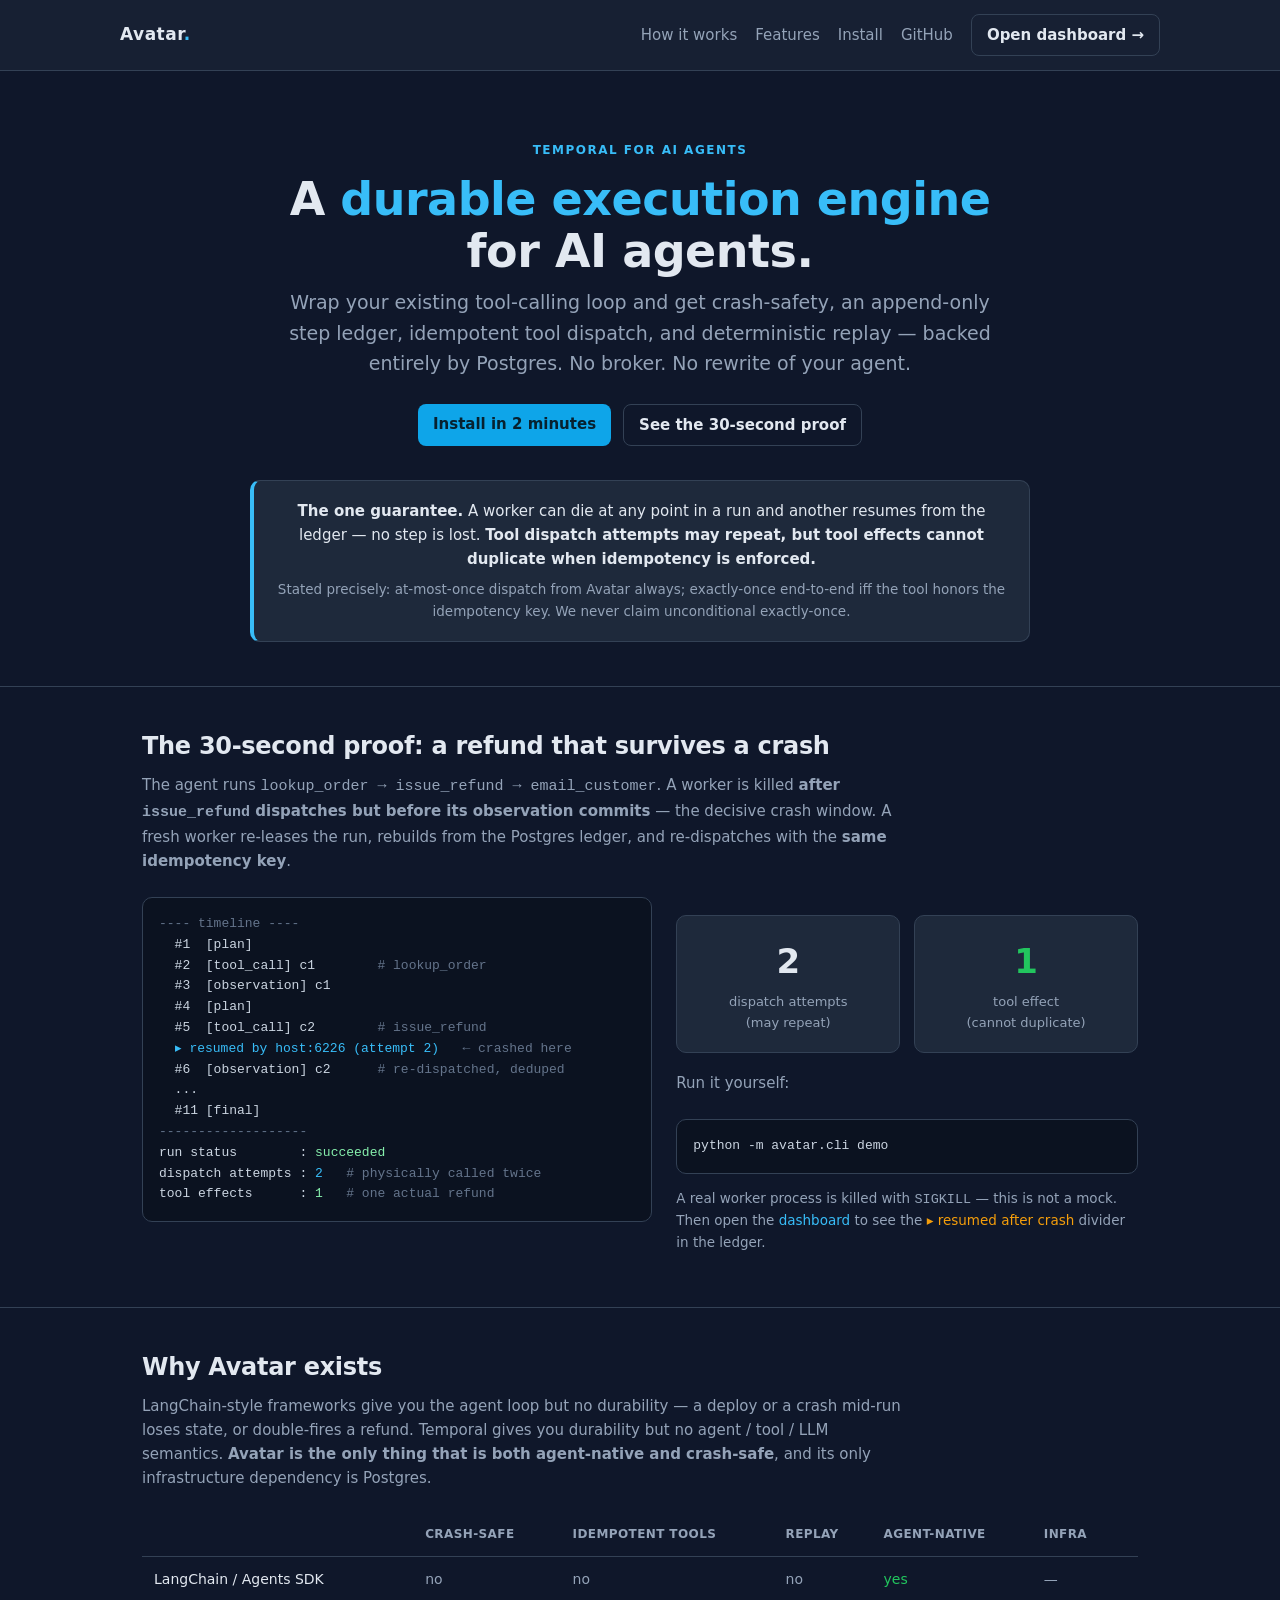
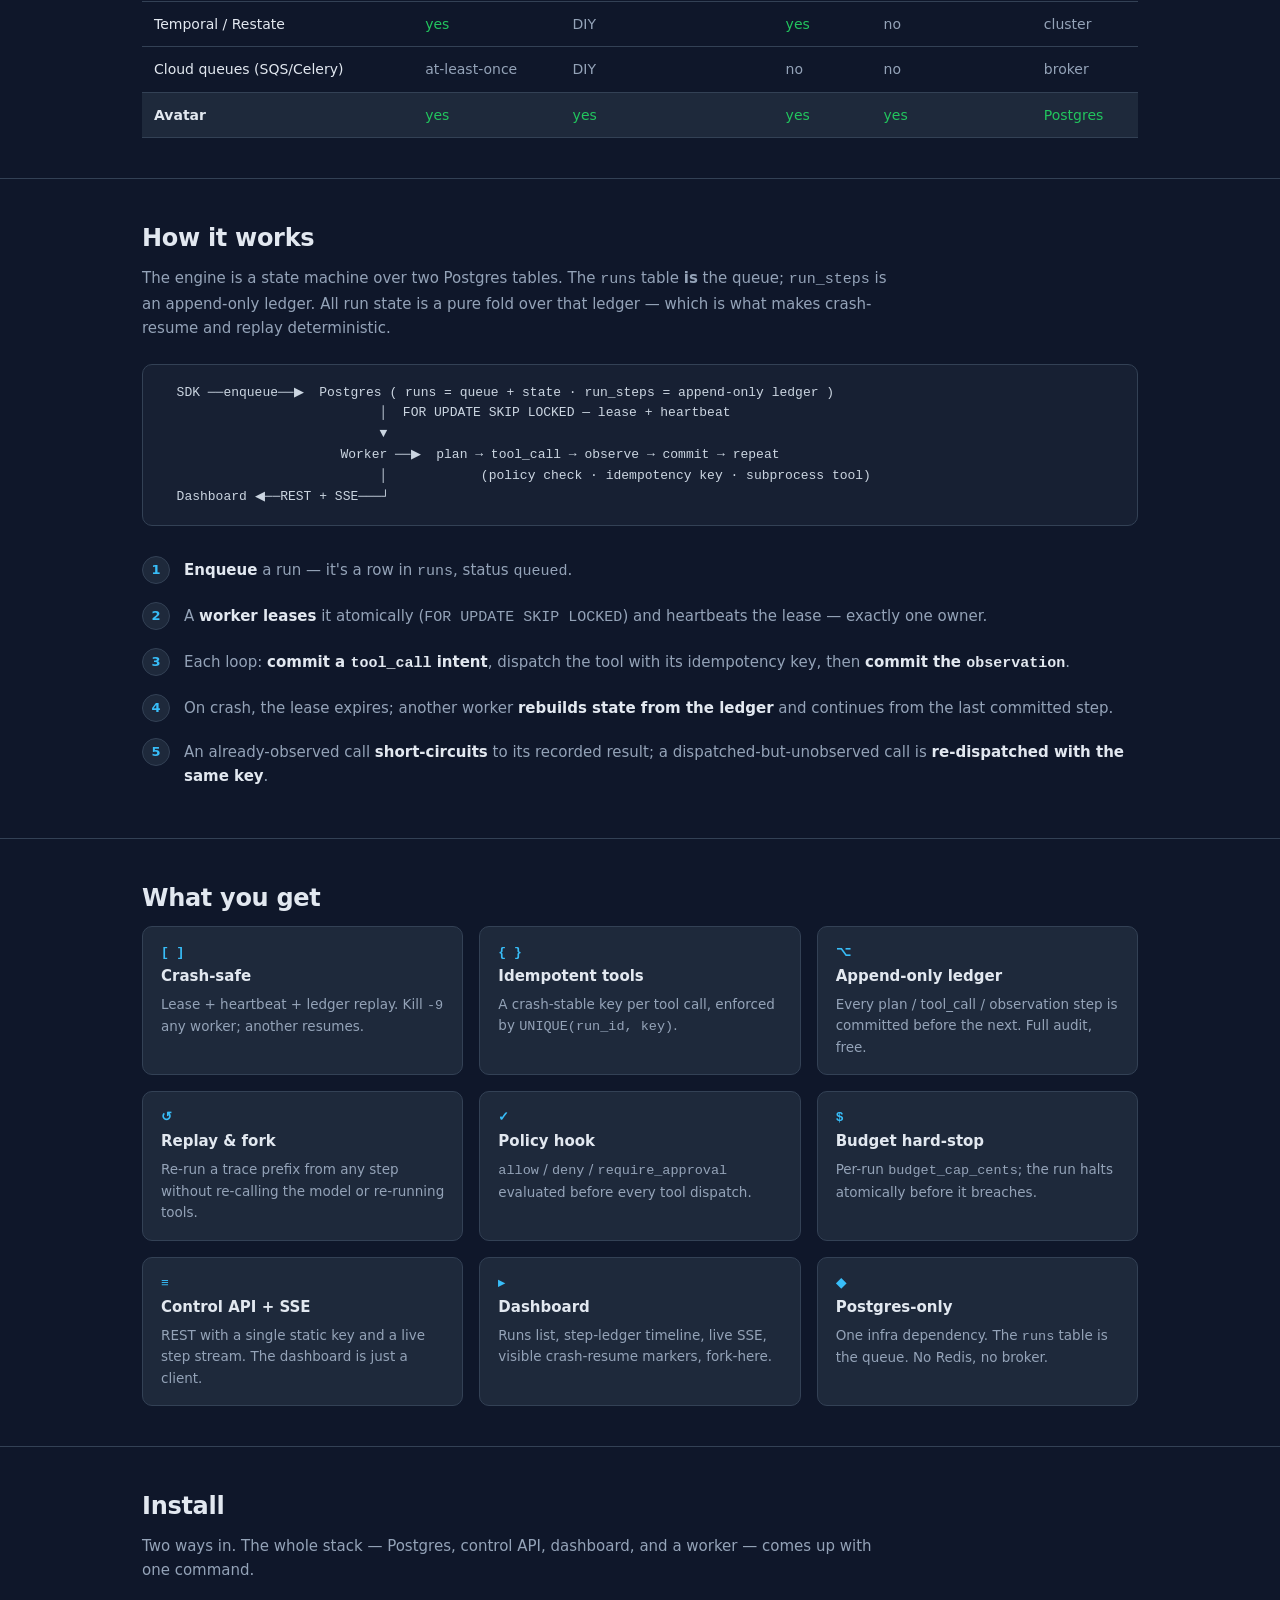
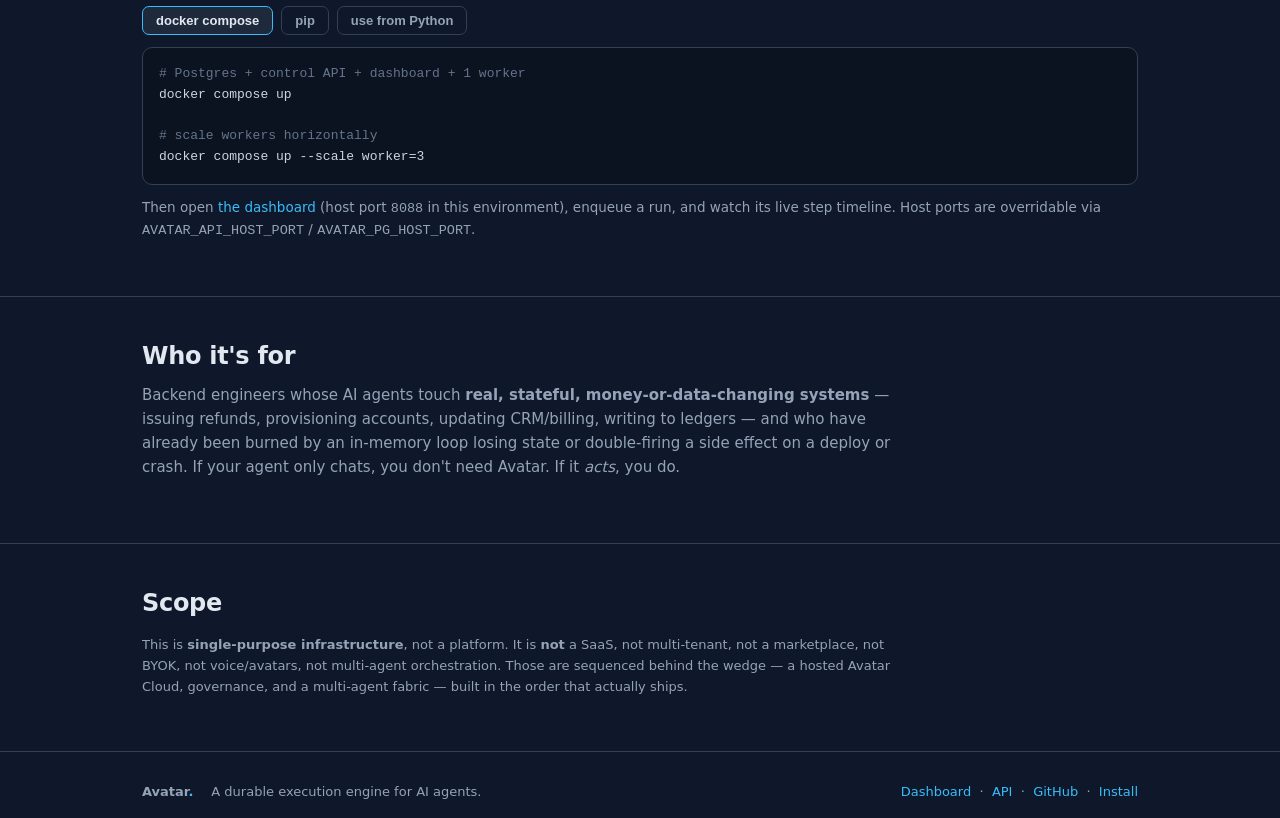
<file: dashboard/landing.html>
<!doctype html>
<html lang="en">
<head>
<meta charset="utf-8" />
<meta name="viewport" content="width=device-width, initial-scale=1" />
<title>Avatar — a durable execution engine for AI agents</title>
<meta name="description" content="Temporal for AI agents. Wrap your tool-calling loop and get crash-safety, an append-only step ledger, idempotent tool dispatch, and replay — backed entirely by Postgres." />
<style>
  :root {
    --bg:#0f172a; --panel:#1e293b; --panel2:#172033; --line:#334155;
    --text:#e2e8f0; --muted:#94a3b8; --accent:#38bdf8; --accent2:#0ea5e9;
    --ok:#22c55e; --warn:#f59e0b; --bad:#ef4444;
    --mono:ui-monospace,SFMono-Regular,Menlo,monospace;
  }
  * { box-sizing:border-box; }
  body { margin:0; background:var(--bg); color:var(--text);
         font:15px/1.6 system-ui,-apple-system,Segoe UI,Roboto,sans-serif; }
  a { color:var(--accent); text-decoration:none; }
  a:hover { text-decoration:underline; }
  code, pre { font-family:var(--mono); }
  .wrap { max-width:1040px; margin:0 auto; padding:0 22px; }

  header { display:flex; align-items:center; gap:18px; padding:14px 22px;
           border-bottom:1px solid var(--line); background:var(--panel2);
           position:sticky; top:0; z-index:10; }
  header .logo { font-weight:700; letter-spacing:.5px; font-size:17px; }
  header .logo span { color:var(--accent); }
  header nav { margin-left:auto; display:flex; gap:18px; align-items:center; }
  header nav a { color:var(--muted); }
  header nav a:hover { color:var(--text); text-decoration:none; }
  .btn { background:var(--accent2); color:#07212f; border:0; padding:8px 15px;
         border-radius:8px; font-weight:700; cursor:pointer; display:inline-block; }
  .btn:hover { filter:brightness(1.08); text-decoration:none; }
  .btn.ghost { background:transparent; border:1px solid var(--line); color:var(--text); }

  .hero { padding:70px 0 44px; text-align:center; }
  .tagline { font-size:12px; letter-spacing:1.5px; text-transform:uppercase;
             color:var(--accent); font-weight:700; }
  .hero h1 { font-size:46px; line-height:1.12; margin:14px 0 10px; font-weight:800;
             letter-spacing:-.5px; }
  .hero h1 .em { color:var(--accent); }
  .hero p.sub { font-size:19px; color:var(--muted); max-width:720px; margin:0 auto 26px; }
  .cta { display:flex; gap:12px; justify-content:center; flex-wrap:wrap; }

  .guarantee { border:1px solid var(--line); border-left:4px solid var(--accent);
               background:var(--panel); border-radius:10px; padding:18px 22px;
               margin:34px auto 0; max-width:780px; }
  .guarantee b { color:var(--text); }
  .guarantee .precise { color:var(--muted); font-size:13.5px; margin-top:8px; }

  section { padding:40px 0; border-top:1px solid var(--line); }
  section h2 { font-size:24px; margin:0 0 8px; font-weight:800; letter-spacing:-.3px; }
  section .lead { color:var(--muted); max-width:760px; margin:0 0 24px; }

  .proof { display:grid; grid-template-columns:1.05fr .95fr; gap:24px; align-items:start; }
  .stats { display:flex; gap:14px; margin:18px 0 0; flex-wrap:wrap; }
  .stat { flex:1; min-width:150px; text-align:center; border:1px solid var(--line);
          border-radius:10px; padding:18px 12px; background:var(--panel); }
  .stat .n { font-size:34px; font-weight:800; }
  .stat.ok .n { color:var(--ok); }
  .stat .cap { color:var(--muted); font-size:13px; margin-top:4px; }

  pre.code { background:#0b1220; border:1px solid var(--line); border-radius:10px;
             padding:16px; overflow:auto; font-size:13px; color:#cbd5e1; margin:0; }
  pre.code .c { color:#64748b; }      /* comment */
  pre.code .k { color:var(--accent); } /* keyword/symbol */
  pre.code .s { color:#86efac; }      /* string-ish */

  .grid { display:grid; grid-template-columns:repeat(3,1fr); gap:16px; }
  .feat { border:1px solid var(--line); border-radius:10px; padding:16px 18px; background:var(--panel); }
  .feat h3 { margin:0 0 6px; font-size:15px; }
  .feat p { margin:0; color:var(--muted); font-size:13.5px; }
  .feat .ic { color:var(--accent); font-family:var(--mono); font-weight:700; font-size:13px; }

  .flow { background:var(--panel2); border:1px solid var(--line); border-radius:10px;
          padding:18px; color:#cbd5e1; font-family:var(--mono); font-size:13px;
          white-space:pre; overflow:auto; }

  .cmp { width:100%; border-collapse:collapse; }
  .cmp th, .cmp td { text-align:left; padding:11px 12px; border-bottom:1px solid var(--line); font-size:14px; }
  .cmp th { color:var(--muted); font-weight:600; font-size:12px; text-transform:uppercase; letter-spacing:.4px; }
  .cmp td.yes { color:var(--ok); } .cmp td.no { color:var(--muted); }
  .cmp tr.me td { background:var(--panel); }
  .cmp tr.me td:first-child { font-weight:700; color:var(--text); }

  .steps { counter-reset:s; padding:0; list-style:none; margin:0; }
  .steps li { counter-increment:s; position:relative; padding:10px 0 10px 42px; color:var(--muted); }
  .steps li::before { content:counter(s); position:absolute; left:0; top:8px;
      width:26px; height:26px; border-radius:50%; background:var(--panel); border:1px solid var(--line);
      color:var(--accent); font-weight:700; display:flex; align-items:center; justify-content:center; font-size:13px; }
  .steps li b { color:var(--text); }

  .install-tabs { display:flex; gap:8px; margin-bottom:12px; }
  .install-tabs button { background:transparent; border:1px solid var(--line); color:var(--muted);
      padding:6px 13px; border-radius:7px; cursor:pointer; font-size:13px; font-weight:600; }
  .install-tabs button.active { background:var(--panel); color:var(--text); border-color:var(--accent); }
  .pane { display:none; } .pane.active { display:block; }

  footer { border-top:1px solid var(--line); padding:30px 0; color:var(--muted); font-size:13px; }
  footer .wrap { display:flex; gap:18px; flex-wrap:wrap; align-items:center; }
  .scope { color:var(--muted); font-size:13px; max-width:780px; }

  @media (max-width:760px){ .proof,.grid{grid-template-columns:1fr;} .hero h1{font-size:34px;} }
</style>
</head>
<body>
<header>
  <div class="wrap" style="display:flex;align-items:center;gap:18px;width:100%;padding:0;">
    <div class="logo">Avatar<span>.</span></div>
    <nav>
      <a href="#how">How it works</a>
      <a href="#features">Features</a>
      <a href="#install">Install</a>
      <a href="https://github.com/Mwaivictor/Avatar">GitHub</a>
      <a class="btn ghost" href="/app">Open dashboard →</a>
    </nav>
  </div>
</header>

<!-- HERO -->
<div class="hero">
  <div class="wrap">
    <div class="tagline">Temporal for AI agents</div>
    <h1>A <span class="em">durable execution engine</span><br/>for AI agents.</h1>
    <p class="sub">Wrap your existing tool-calling loop and get crash-safety, an append-only
      step ledger, idempotent tool dispatch, and deterministic replay — backed entirely by
      Postgres. No broker. No rewrite of your agent.</p>
    <div class="cta">
      <a class="btn" href="#install">Install in 2 minutes</a>
      <a class="btn ghost" href="#proof">See the 30-second proof</a>
    </div>

    <div class="guarantee">
      <b>The one guarantee.</b> A worker can die at any point in a run and another resumes
      from the ledger — no step is lost. <b>Tool dispatch attempts may repeat, but tool
      effects cannot duplicate when idempotency is enforced.</b>
      <div class="precise">Stated precisely: at-most-once dispatch from Avatar always;
        exactly-once end-to-end iff the tool honors the idempotency key. We never claim
        unconditional exactly-once.</div>
    </div>
  </div>
</div>

<!-- PROOF -->
<section id="proof">
  <div class="wrap">
    <h2>The 30-second proof: a refund that survives a crash</h2>
    <p class="lead">The agent runs <code>lookup_order → issue_refund → email_customer</code>.
      A worker is killed <b>after <code>issue_refund</code> dispatches but before its
      observation commits</b> — the decisive crash window. A fresh worker re-leases the run,
      rebuilds from the Postgres ledger, and re-dispatches with the <b>same idempotency key</b>.</p>
    <div class="proof">
      <pre class="code"><span class="c">---- timeline ----</span>
  #1  [plan]
  #2  [tool_call] c1        <span class="c"># lookup_order</span>
  #3  [observation] c1
  #4  [plan]
  #5  [tool_call] c2        <span class="c"># issue_refund</span>
  <span class="k">▸ resumed by host:6226 (attempt 2)</span>   <span class="c">← crashed here</span>
  #6  [observation] c2      <span class="c"># re-dispatched, deduped</span>
  ...
  #11 [final]
<span class="c">-------------------</span>
run status        : <span class="s">succeeded</span>
dispatch attempts : <span class="k">2</span>   <span class="c"># physically called twice</span>
tool effects      : <span class="s">1</span>   <span class="c"># one actual refund</span></pre>
      <div>
        <div class="stats">
          <div class="stat"><div class="n">2</div><div class="cap">dispatch attempts<br/>(may repeat)</div></div>
          <div class="stat ok"><div class="n">1</div><div class="cap">tool effect<br/>(cannot duplicate)</div></div>
        </div>
        <p class="lead" style="margin-top:18px">Run it yourself:</p>
        <pre class="code">python -m avatar.cli demo</pre>
        <p style="color:var(--muted);font-size:13.5px;margin-top:14px;">
          A real worker process is killed with <code>SIGKILL</code> — this is not a mock.
          Then open the <a href="/app">dashboard</a> to see the
          <span style="color:var(--warn)">▸ resumed after crash</span> divider in the ledger.</p>
      </div>
    </div>
  </div>
</section>

<!-- WHY -->
<section id="why">
  <div class="wrap">
    <h2>Why Avatar exists</h2>
    <p class="lead">LangChain-style frameworks give you the agent loop but no durability —
      a deploy or a crash mid-run loses state, or double-fires a refund. Temporal gives you
      durability but no agent / tool / LLM semantics. <b>Avatar is the only thing that is both
      agent-native and crash-safe</b>, and its only infrastructure dependency is Postgres.</p>
    <table class="cmp">
      <thead><tr><th>&nbsp;</th><th>Crash-safe</th><th>Idempotent tools</th><th>Replay</th><th>Agent-native</th><th>Infra</th></tr></thead>
      <tbody>
        <tr><td>LangChain / Agents SDK</td><td class="no">no</td><td class="no">no</td><td class="no">no</td><td class="yes">yes</td><td class="no">—</td></tr>
        <tr><td>Temporal / Restate</td><td class="yes">yes</td><td class="no">DIY</td><td class="yes">yes</td><td class="no">no</td><td class="no">cluster</td></tr>
        <tr><td>Cloud queues (SQS/Celery)</td><td class="no">at-least-once</td><td class="no">DIY</td><td class="no">no</td><td class="no">no</td><td class="no">broker</td></tr>
        <tr class="me"><td>Avatar</td><td class="yes">yes</td><td class="yes">yes</td><td class="yes">yes</td><td class="yes">yes</td><td class="yes">Postgres</td></tr>
      </tbody>
    </table>
  </div>
</section>

<!-- HOW -->
<section id="how">
  <div class="wrap">
    <h2>How it works</h2>
    <p class="lead">The engine is a state machine over two Postgres tables. The
      <code>runs</code> table <b>is</b> the queue; <code>run_steps</code> is an append-only
      ledger. All run state is a pure fold over that ledger — which is what makes crash-resume
      and replay deterministic.</p>
    <div class="flow">  SDK ──enqueue──▶  Postgres ( runs = queue + state · run_steps = append-only ledger )
                            │  FOR UPDATE SKIP LOCKED — lease + heartbeat
                            ▼
                       Worker ──▶  plan → tool_call → observe → commit → repeat
                            │            (policy check · idempotency key · subprocess tool)
  Dashboard ◀──REST + SSE───┘</div>
    <ol class="steps" style="margin-top:22px">
      <li><b>Enqueue</b> a run — it's a row in <code>runs</code>, status <code>queued</code>.</li>
      <li>A <b>worker leases</b> it atomically (<code>FOR UPDATE SKIP LOCKED</code>) and heartbeats the lease — exactly one owner.</li>
      <li>Each loop: <b>commit a <code>tool_call</code> intent</b>, dispatch the tool with its idempotency key, then <b>commit the <code>observation</code></b>.</li>
      <li>On crash, the lease expires; another worker <b>rebuilds state from the ledger</b> and continues from the last committed step.</li>
      <li>An already-observed call <b>short-circuits</b> to its recorded result; a dispatched-but-unobserved call is <b>re-dispatched with the same key</b>.</li>
    </ol>
  </div>
</section>

<!-- FEATURES -->
<section id="features">
  <div class="wrap">
    <h2>What you get</h2>
    <div class="grid">
      <div class="feat"><div class="ic">[ ]</div><h3>Crash-safe</h3><p>Lease + heartbeat + ledger replay. Kill <code>-9</code> any worker; another resumes.</p></div>
      <div class="feat"><div class="ic">{ }</div><h3>Idempotent tools</h3><p>A crash-stable key per tool call, enforced by <code>UNIQUE(run_id, key)</code>.</p></div>
      <div class="feat"><div class="ic">⌥</div><h3>Append-only ledger</h3><p>Every plan / tool_call / observation step is committed before the next. Full audit, free.</p></div>
      <div class="feat"><div class="ic">↺</div><h3>Replay &amp; fork</h3><p>Re-run a trace prefix from any step without re-calling the model or re-running tools.</p></div>
      <div class="feat"><div class="ic">✓</div><h3>Policy hook</h3><p><code>allow</code> / <code>deny</code> / <code>require_approval</code> evaluated before every tool dispatch.</p></div>
      <div class="feat"><div class="ic">$</div><h3>Budget hard-stop</h3><p>Per-run <code>budget_cap_cents</code>; the run halts atomically before it breaches.</p></div>
      <div class="feat"><div class="ic">≡</div><h3>Control API + SSE</h3><p>REST with a single static key and a live step stream. The dashboard is just a client.</p></div>
      <div class="feat"><div class="ic">▸</div><h3>Dashboard</h3><p>Runs list, step-ledger timeline, live SSE, visible crash-resume markers, fork-here.</p></div>
      <div class="feat"><div class="ic">◆</div><h3>Postgres-only</h3><p>One infra dependency. The <code>runs</code> table is the queue. No Redis, no broker.</p></div>
    </div>
  </div>
</section>

<!-- INSTALL -->
<section id="install">
  <div class="wrap">
    <h2>Install</h2>
    <p class="lead">Two ways in. The whole stack — Postgres, control API, dashboard, and a
      worker — comes up with one command.</p>
    <div class="install-tabs">
      <button class="active" data-pane="docker">docker compose</button>
      <button data-pane="pip">pip</button>
      <button data-pane="sdk">use from Python</button>
    </div>

    <div class="pane active" id="pane-docker">
      <pre class="code"><span class="c"># Postgres + control API + dashboard + 1 worker</span>
docker compose up

<span class="c"># scale workers horizontally</span>
docker compose up --scale worker=3</pre>
      <p style="color:var(--muted);font-size:13.5px;margin-top:12px;">
        Then open <a href="/app">the dashboard</a> (host port <code>8088</code> in this
        environment), enqueue a run, and watch its live step timeline. Host ports are
        overridable via <code>AVATAR_API_HOST_PORT</code> / <code>AVATAR_PG_HOST_PORT</code>.</p>
    </div>

    <div class="pane" id="pane-pip">
      <pre class="code"><span class="c"># from the repo root</span>
pip install -e .

<span class="c"># the crash-resume proof (kills a real worker)</span>
python -m avatar.cli demo

<span class="c"># run the API + dashboard, and a worker</span>
avatar serve
avatar worker          <span class="c"># scale by running more</span></pre>
    </div>

    <div class="pane" id="pane-sdk">
      <pre class="code"><span class="k">from</span> avatar <span class="k">import</span> Avatar, tool, Plan, ToolCall

app = Avatar(api_url=<span class="s">"http://localhost:8088"</span>, api_key=<span class="s">"dev-key"</span>)

<span class="k">@tool</span>(timeout=10, retries=2)
<span class="k">def</span> issue_refund(order_id, cents):
    <span class="c"># Your real side effect. Forward current_idempotency_key()</span>
    <span class="c"># to the downstream for exactly-once end-to-end.</span>
    <span class="k">return</span> {<span class="s">"refunded"</span>: True}

<span class="k">@app.agent</span>(<span class="s">"support-resolver"</span>)
<span class="k">def</span> resolve(state):
    <span class="k">if</span> any(m[<span class="s">"role"</span>] == <span class="s">"tool"</span> <span class="k">for</span> m <span class="k">in</span> state.messages):
        <span class="k">return</span> Plan(final=True, output={<span class="s">"status"</span>: <span class="s">"done"</span>})
    <span class="k">return</span> Plan(tool_calls=[ToolCall(id=<span class="s">"c1"</span>, name=<span class="s">"issue_refund"</span>,
                                     arguments={<span class="s">"order_id"</span>: <span class="s">"42"</span>, <span class="s">"cents"</span>: 500})])

run = app.runs.create(agent_ref=<span class="s">"support-resolver"</span>, input={<span class="s">"ticket_id"</span>: 42})
print(app.runs.wait(run[<span class="s">"id"</span>]))</pre>
      <p style="color:var(--muted);font-size:13.5px;margin-top:12px;">
        Point the worker at your module with <code>AVATAR_APP=yourpkg.agents</code>. The engine
        drives the durable loop; you write only the model call and the tools.</p>
    </div>
  </div>
</section>

<!-- WHO -->
<section id="who">
  <div class="wrap">
    <h2>Who it's for</h2>
    <p class="lead">Backend engineers whose AI agents touch <b>real, stateful, money-or-data-changing
      systems</b> — issuing refunds, provisioning accounts, updating CRM/billing, writing to ledgers —
      and who have already been burned by an in-memory loop losing state or double-firing a side effect
      on a deploy or crash. If your agent only chats, you don't need Avatar. If it <i>acts</i>, you do.</p>
  </div>
</section>

<!-- SCOPE -->
<section id="scope">
  <div class="wrap">
    <h2>Scope</h2>
    <p class="scope">This is <b>single-purpose infrastructure</b>, not a platform. It is
      <b>not</b> a SaaS, not multi-tenant, not a marketplace, not BYOK, not voice/avatars,
      not multi-agent orchestration. Those are sequenced behind the wedge — a hosted Avatar
      Cloud, governance, and a multi-agent fabric — built in the order that actually ships.</p>
  </div>
</section>

<footer>
  <div class="wrap">
    <div class="logo" style="font-weight:700">Avatar<span style="color:var(--accent)">.</span></div>
    <span>A durable execution engine for AI agents.</span>
    <span style="margin-left:auto">
      <a href="/app">Dashboard</a> &nbsp;·&nbsp;
      <a href="/docs">API</a> &nbsp;·&nbsp;
      <a href="https://github.com/Mwaivictor/Avatar">GitHub</a> &nbsp;·&nbsp;
      <a href="#install">Install</a>
    </span>
  </div>
</footer>

<script>
  document.querySelectorAll(".install-tabs button").forEach(b => b.onclick = () => {
    document.querySelectorAll(".install-tabs button").forEach(x => x.classList.remove("active"));
    document.querySelectorAll(".pane").forEach(p => p.classList.remove("active"));
    b.classList.add("active");
    document.getElementById("pane-" + b.dataset.pane).classList.add("active");
  });
</script>
</body>
</html>
</file>
